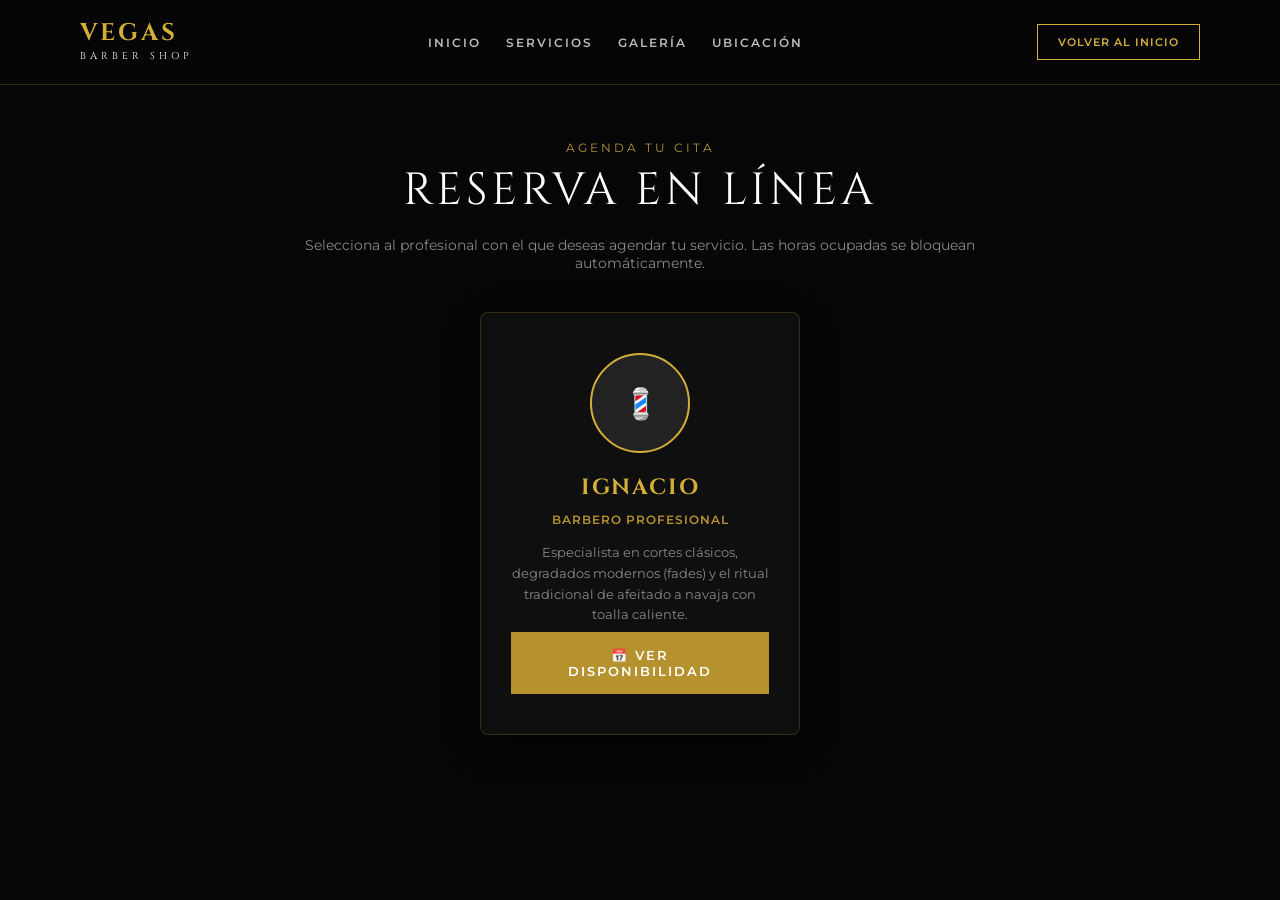
<file: reservar.html>
<!DOCTYPE html>
<html lang="es">
<head>
  <meta charset="UTF-8">
  <meta name="viewport" content="width=device-width, initial-scale=1.0">
  <title>Reservar Hora - Vegas Barber Shop</title>
  <link rel="preconnect" href="https://fonts.googleapis.com">
  <link rel="preconnect" href="https://fonts.gstatic.com" crossorigin>
  <link href="https://fonts.googleapis.com/css2?family=Cinzel:wght@400;600;700&family=Montserrat:wght@300;400;600&display=swap" rel="stylesheet">
  <link rel="stylesheet" href="styles.css">
</head>
<body>

  <nav class="navbar">
    <div class="nav-logo">
      <span class="gold-text">VEGAS</span><br><span class="sub-logo">BARBER SHOP</span>
    </div>
    <ul class="nav-links">
      <li><a href="index.html#inicio">INICIO</a></li>
      <li><a href="index.html#servicios">SERVICIOS</a></li>
      <li><a href="index.html#galeria">GALERÍA</a></li>
      <li><a href="index.html#ubicacion">UBICACIÓN</a></li>
    </ul>
    <a href="index.html" class="btn-outline">VOLVER AL INICIO</a>
  </nav>

  <section class="booking-section">
    <p class="section-subtitle">AGENDA TU CITA</p>
    <h2 class="section-title">RESERVA EN LÍNEA</h2>
    <p class="booking-desc">Selecciona al profesional con el que deseas agendar tu servicio. Las horas ocupadas se bloquean automáticamente.</p>

    <div class="barbers-grid" style="display: flex; gap: 30px; justify-content: center; flex-wrap: wrap; margin-top: 20px;">
      
      <div class="barber-card" style="background: #0f0f0f; border: 1px solid rgba(212, 175, 55, 0.2); padding: 40px 30px; border-radius: 8px; width: 320px; text-align: center; box-shadow: 0 10px 30px rgba(0,0,0,0.5); transition: transform 0.3s;">
        <div class="barber-avatar" style="width: 100px; height: 100px; background: #222; border-radius: 50%; margin: 0 auto 20px auto; border: 2px solid #d4af37; display: flex; align-items: center; justify-content: center; font-size: 30px;">
          💈
        </div>
        
        <h3 style="color: #d4af37; font-family: 'Cinzel', serif; font-size: 22px; letter-spacing: 2px; margin-bottom: 10px;">IGNACIO</h3>
        <p style="font-size: 12px; color: #b6922e; letter-spacing: 1px; margin-bottom: 15px; font-weight: 600;">BARBERO PROFESIONAL</p>
        
        <p style="font-size: 13px; color: #888; line-height: 1.6; margin-bottom: 30px; height: 60px;">
          Especialista en cortes clásicos, degradados modernos (fades) y el ritual tradicional de afeitado a navaja con toalla caliente.
        </p>
        
        <a href="https://calendar.app.google/HpWmAVWueGCdJoJG6" target="_blank" class="btn-gold" style="display: block; width: 100%; text-align: center; box-sizing: border-box;">
          📅 VER DISPONIBILIDAD
        </a>
      </div>

      </div>
  </section>

</body>
</html>
</file>
<file: styles.css>
/* ==========================================================================
   1. RESET Y ESTILOS GENERALES
   ========================================================================== */
* {
  margin: 0;
  padding: 0;
  box-sizing: border-box;
}

html {
  scroll-behavior: smooth;
}

body {
  background: #060606; /* Un negro más profundo para que resalte el dorado */
  color: #f5f5f5;
  font-family: 'Montserrat', sans-serif; /* Tipografía limpia para textos generales */
  overflow-x: hidden;
}

/* Enlaces globales */
a {
  text-decoration: none;
  color: inherit;
}

/* ==========================================================================
   2. BARRA DE NAVEGACIÓN (NAVBAR)
   ========================================================================== */
.navbar {
  display: flex;
  justify-content: space-between;
  align-items: center;
  padding: 20px 80px;
  background-color: rgba(6, 6, 6, 0.95);
  border-bottom: 1px solid rgba(212, 175, 55, 0.2); /* Línea sutil dorada abajo */
  position: fixed;
  top: 0;
  left: 0;
  width: 100%;
  z-index: 1000;
}

.nav-logo {
  font-family: 'Cinzel', serif;
  line-height: 1.1;
}

.nav-logo .gold-text {
  color: #d4af37;
  font-size: 24px;
  font-weight: 700;
  letter-spacing: 3px;
}

.nav-logo .sub-logo {
  color: #fff;
  font-size: 10px;
  letter-spacing: 4px;
}

.nav-links {
  display: flex;
  list-style: none;
  gap: 25px;
}

.nav-links a {
  font-size: 12px;
  font-weight: 600;
  letter-spacing: 2px;
  color: #bbb;
  transition: color 0.3s;
}

.nav-links a:hover, 
.nav-links a.active {
  color: #d4af37;
}

/* Botón contorno dorado arriba */
.btn-outline {
  border: 1px solid #d4af37;
  color: #d4af37;
  padding: 10px 20px;
  font-size: 11px;
  font-weight: 600;
  letter-spacing: 1px;
  transition: all 0.3s;
}

.btn-outline:hover {
  background: #d4af37;
  color: #000;
}

/* ==========================================================================
   3. HERO / PORTADA PRINCIPAL
   ========================================================================== */
.hero {
  height: 100vh;
  background: linear-gradient(rgba(0, 0, 0, 0.5), rgba(0, 0, 0, 0.7)), url("silla-barberia.png");
  background-size: cover;
  background-position: center;
  background-repeat: no-repeat;
  
  display: grid;
  place-items: center start;
  padding-left: 80px;
  padding-top: 80px; /* Compensa la barra fija superior */
}

.hero-content {
  text-align: left;
  max-width: 600px;
}

.hero-title {
  font-family: 'Cinzel', serif;
  font-size: 100px;
  font-weight: 400;
  color: #d4af37;
  letter-spacing: 8px;
  line-height: 0.9;
  margin: 0;
}

.hero-subtitle {
  font-family: 'Montserrat', sans-serif;
  font-size: 24px;
  font-weight: 300;
  color: #fff;
  letter-spacing: 12px;
  margin: 10px 0 30px 0;
}

.hero-tagline {
  font-size: 15px;
  color: #ccc;
  letter-spacing: 2px;
  line-height: 1.8;
  margin-bottom: 35px;
}

/* Botón principal de WhatsApp */
.btn-gold {
  display: inline-block;
  background: #b6922e; /* Tono ocre/dorado de tu imagen */
  color: #fff;
  padding: 15px 30px;
  font-size: 13px;
  font-weight: 600;
  letter-spacing: 2px;
  transition: background 0.3s;
}

.btn-gold:hover {
  background: #947420;
}

/* ==========================================================================
   4. SECCIÓN GALERÍA (ESTILO INSTAGRAM)
   ========================================================================== */
.gallery-section {
  padding: 100px 80px;
  max-width: 1200px;
  margin: 0 auto;
}

.section-subtitle {
  color: #b6922e;
  font-size: 12px;
  letter-spacing: 3px;
  margin-bottom: 5px;
}

.section-title {
  font-family: 'Cinzel', serif;
  font-size: 45px;
  color: #fff;
  letter-spacing: 4px;
  margin-bottom: 15px;
  font-weight: 400;
}

.gallery-desc {
  font-size: 14px;
  color: #888;
  margin-bottom: 40px;
}

/* Cuadrícula perfecta de 4 columnas */
.gallery-grid {
  display: grid;
  grid-template-columns: repeat(4, 1fr);
  gap: 15px;
  margin-bottom: 40px;
}

.gallery-item {
  position: relative;
  aspect-ratio: 1 / 1; /* Hace las imágenes perfectamente cuadradas */
  overflow: hidden;
  background: #111;
}

.gallery-item img {
  width: 100%;
  height: 100%;
  object-fit: cover; /* Recorta la imagen sin deformarla */
  transition: transform 0.5s ease;
  filter: brightness(0.9);
}

.gallery-item:hover img {
  transform: scale(1.05);
  filter: brightness(1);
}

.gallery-action {
  text-align: center;
  margin-top: 40px;
}

.btn-insta {
  border: 1px solid #333;
  color: #d4af37;
  padding: 12px 30px;
  font-size: 12px;
  letter-spacing: 2px;
  font-weight: 600;
  transition: border-color 0.3s;
}

.btn-insta:hover {
  border-color: #d4af37;
}

/* ==========================================================================
   5. PIE DE PÁGINA (FOOTER COMERCIAL)
   ========================================================================== */
.main-footer {
  background: #090909;
  border-top: 1px solid #1a1a1a;
  padding: 60px 80px 20px 80px;
}

.footer-container {
  max-width: 1200px;
  margin: 0 auto;
  display: grid;
  grid-template-columns: repeat(4, 1fr); /* 4 Columnas exactas */
  gap: 40px;
}

.footer-column h3 {
  font-size: 13px;
  color: #fff;
  letter-spacing: 2px;
  margin-bottom: 25px;
  display: flex;
  align-items: center;
  gap: 10px;
}

.footer-column ul {
  list-style: none;
}

.footer-column ul li {
  font-size: 13px;
  color: #888;
  margin-bottom: 12px;
}

.footer-column p {
  font-size: 13px;
  color: #888;
  line-height: 1.6;
  margin-bottom: 10px;
}

.gold-link {
  color: #b6922e;
  font-size: 12px;
  font-weight: 600;
  letter-spacing: 1px;
}

.btn-outline-footer {
  display: inline-block;
  border: 1px solid #b6922e;
  color: #b6922e;
  padding: 10px 18px;
  font-size: 11px;
  font-weight: 600;
  letter-spacing: 1px;
  margin-top: 15px;
}

/* Línea de copyright final */
.footer-bottom {
  max-width: 1200px;
  margin: 50px auto 0 auto;
  padding-top: 20px;
  border-top: 1px solid #1a1a1a;
  display: flex;
  justify-content: space-between;
  align-items: center;
  color: #555;
  font-size: 12px;
}

.back-to-top {
  font-size: 16px;
  color: #888;
}

/* ==========================================================================
   6. RESPONSIVE (Ajustes para celulares)
   ========================================================================== */
/* ==========================================================================
   6. RESPONSIVE (Ajustes finos para celulares)
   ========================================================================== */
@media (max-width: 768px) {
  /* 1. Navbar: Reducimos espacio y centramos el logo si es necesario */
  .navbar { 
    padding: 15px 20px; 
  }
  .nav-links { 
    display: none; /* Oculta el menú largo para que no choque con los botones */
  } 
  .navbar .btn-outline {
    padding: 8px 12px;
    font-size: 10px;
  }

  /* 2. Hero: Centramos el contenido en celulares para que se vea ordenado */
  .hero { 
    padding-left: 20px; 
    padding-right: 20px;
    place-items: center center; /* Centra todo el texto sobre la silla */
    text-align: center;
  }
  .hero-content {
    text-align: center;
    display: flex;
    flex-direction: column;
    align-items: center;
  }
  .hero-title { 
    font-size: 55px; /* Achicamos VEGAS para que quepa en cualquier pantalla sin cortarse */
    letter-spacing: 4px;
  }
  .hero-subtitle { 
    font-size: 18px; 
    letter-spacing: 6px; 
    margin: 10px 0 20px 0;
  }
  .hero-tagline {
    font-size: 13px;
    line-height: 1.6;
    margin-bottom: 25px;
  }

  /* 3. Servicios: Todo en una sola columna limpia */
  .services-section { 
    padding: 60px 20px 20px 20px; 
  }
  .services-container { 
    grid-template-columns: 1fr; 
    gap: 40px; 
  }
  .service-name { 
    white-space: normal; /* Permite que si el servicio es largo, baje ordenadamente */
    font-size: 14px;
  }
  .service-price {
    font-size: 14px;
  }

  /* 4. Galería: 2 columnas perfectas en vertical */
  .gallery-section { 
    padding: 60px 20px; 
  }
  .section-title {
    font-size: 32px;
  }
  .gallery-grid { 
    grid-template-columns: repeat(2, 1fr); 
    gap: 10px;
  }

  /* 5. Tarjetas de Reserva de Barberos */
  .barbers-grid {
    gap: 20px;
  }
  .barber-card {
    width: 100%; /* La tarjeta se adapta al ancho total del celular */
    max-width: 340px;
    padding: 30px 20px;
  }

  /* 6. Footer: Columnas se apilan una abajo de la otra */
  .main-footer { 
    padding: 50px 20px 20px 20px; 
  }
  .footer-container { 
    grid-template-columns: 1fr; 
    gap: 35px; 
    text-align: center; /* Centra los textos del footer en el celular */
  }
  .footer-column h3 {
    justify-content: center; /* Centra los iconos de tijeras, mapa, reloj, etc. */
  }
  .footer-bottom {
    flex-direction: column;
    gap: 15px;
    margin-top: 35px;
  }
}

/* ==========================================================================
   7. SECCIÓN SERVICIOS Y PRECIOS (MENÚ)
   ========================================================================== */
.services-section {
  padding: 100px 80px 40px 80px;
  max-width: 1200px;
  margin: 0 auto;
}

.services-desc {
  font-size: 14px;
  color: #888;
  margin-bottom: 50px;
}

/* Contenedor en dos columnas para las categorías */
.services-container {
  display: grid;
  grid-template-columns: repeat(2, 1fr);
  gap: 60px;
}

.services-category h3 {
  font-family: 'Cinzel', serif;
  font-size: 20px;
  color: #d4af37;
  letter-spacing: 2px;
  margin-bottom: 30px;
  border-bottom: 1px solid rgba(212, 175, 55, 0.3);
  padding-bottom: 10px;
}

.service-item {
  margin-bottom: 25px;
}

/* Alineación Nombre ---- Precio */
.service-info {
  display: flex;
  justify-content: space-between;
  align-items: flex-end;
  margin-bottom: 5px;
}

.service-name {
  font-size: 16px;
  font-weight: 600;
  color: #fff;
  white-space: nowrap;
}

/* La línea de puntos intermedia */
.service-line {
  flex-grow: 1;
  border-bottom: 1px dotted #333;
  margin: 0 15px;
  position: relative;
  top: -4px;
}

.service-price {
  font-family: 'Cinzel', serif;
  font-size: 16px;
  color: #d4af37;
  font-weight: bold;
}

.service-detail {
  font-size: 12px;
  color: #888;
  line-height: 1.5;
  text-align: left;
}

/* Ajuste responsive para celulares */
@media (max-width: 900px) {
  .services-section { padding: 60px 20px 20px 20px; }
  .services-container { grid-template-columns: 1fr; gap: 40px; }
  .service-name { white-space: normal; } /* Permite que el nombre baje si es muy largo en celular */
}
/* ==========================================================================
   8. PÁGINA DE RESERVAS
   ========================================================================== */
.booking-section {
  padding: 140px 20px 60px 20px; /* Más espacio arriba para que no lo tape la navbar fija */
  text-align: center;
  max-width: 800px;
  margin: 0 auto;
}

.booking-desc {
  font-size: 14px;
  color: #888;
  margin-bottom: 40px;
}

.booking-card {
  background: #0f0f0f;
  border: 1px solid rgba(212, 175, 55, 0.2);
  border-radius: 8px;
  padding: 10px;
  box-shadow: 0 10px 30px rgba(0,0,0,0.5);
}
</file>
